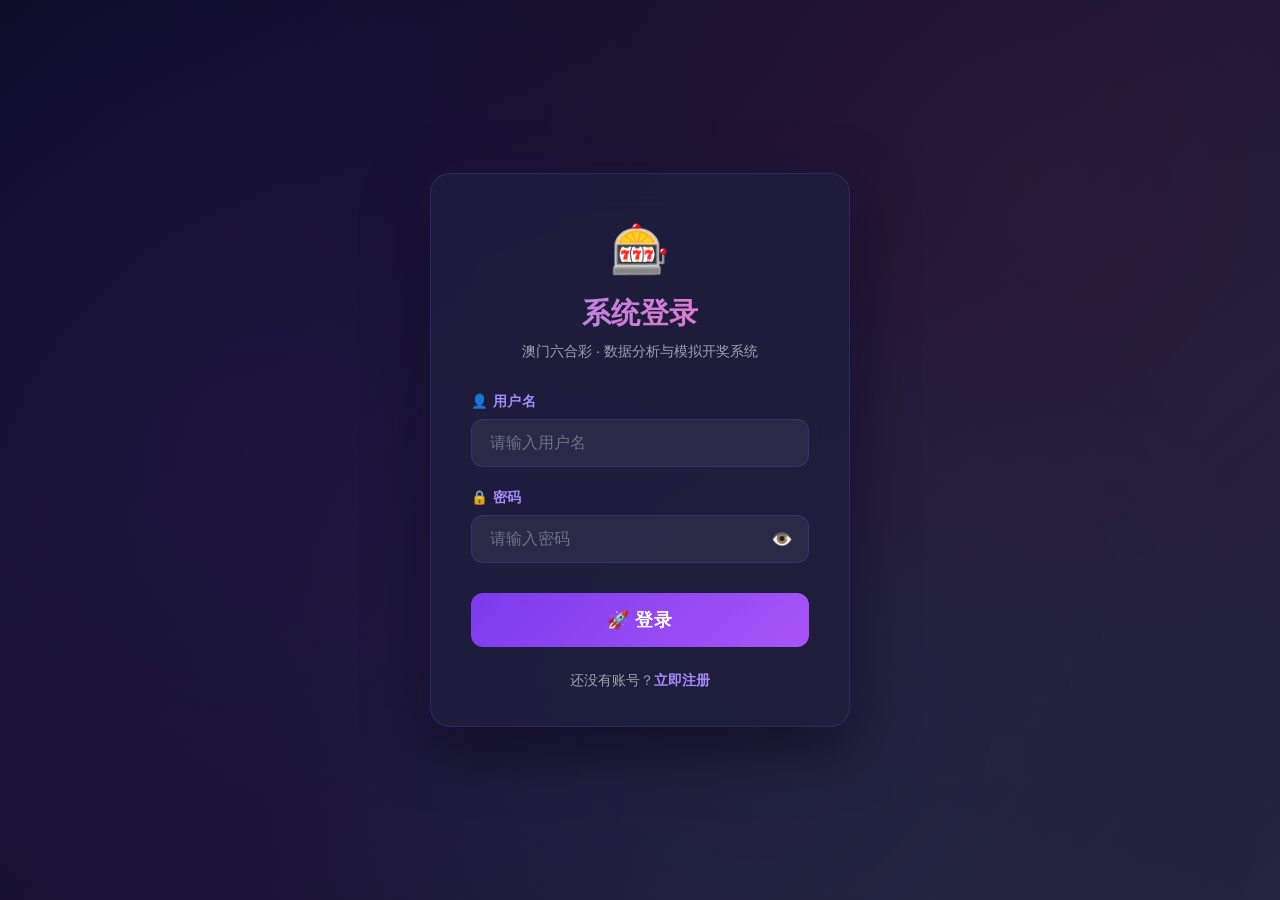
<file: templates/login.html>
<!DOCTYPE html>
<html lang="zh-CN">

<head>
    <meta charset="UTF-8">
    <meta name="viewport" content="width=device-width, initial-scale=1.0">
    <title>🔐 登录 · 澳门六合彩数据分析系统</title>
    <style>
        * {
            margin: 0;
            padding: 0;
            box-sizing: border-box;
        }

        body {
            min-height: 100vh;
            display: flex;
            align-items: center;
            justify-content: center;
            background: linear-gradient(135deg, #0f0c29 0%, #1a1333 50%, #24243e 100%);
            font-family: 'Segoe UI', 'Microsoft YaHei', sans-serif;
            color: #e5e7eb;
            overflow: hidden;
        }

        /* 动态背景粒子 */
        body::before {
            content: '';
            position: fixed;
            top: 0;
            left: 0;
            right: 0;
            bottom: 0;
            background: radial-gradient(circle at 20% 50%, rgba(120, 80, 255, 0.08) 0%, transparent 50%),
                radial-gradient(circle at 80% 20%, rgba(255, 100, 100, 0.06) 0%, transparent 50%),
                radial-gradient(circle at 60% 80%, rgba(100, 200, 255, 0.05) 0%, transparent 50%);
            animation: bgPulse 8s ease-in-out infinite alternate;
            z-index: 0;
        }

        @keyframes bgPulse {
            0% {
                opacity: 0.6;
            }

            100% {
                opacity: 1;
            }
        }

        .login-card {
            position: relative;
            z-index: 1;
            width: 420px;
            background: rgba(30, 30, 60, 0.85);
            backdrop-filter: blur(20px);
            border: 1px solid rgba(120, 80, 255, 0.2);
            border-radius: 20px;
            padding: 48px 40px 36px;
            box-shadow: 0 20px 60px rgba(0, 0, 0, 0.5), 0 0 40px rgba(120, 80, 255, 0.1);
            animation: cardFloat 0.6s ease-out;
        }

        @keyframes cardFloat {
            from {
                opacity: 0;
                transform: translateY(30px);
            }

            to {
                opacity: 1;
                transform: translateY(0);
            }
        }

        .login-card h1 {
            text-align: center;
            font-size: 1.8rem;
            font-weight: 800;
            margin-bottom: 8px;
            background: linear-gradient(135deg, #a78bfa, #f472b6);
            -webkit-background-clip: text;
            -webkit-text-fill-color: transparent;
        }

        .login-card .subtitle {
            text-align: center;
            color: #9ca3af;
            font-size: 0.9rem;
            margin-bottom: 32px;
        }

        .form-group {
            margin-bottom: 22px;
        }

        .form-group label {
            display: block;
            font-size: 0.85rem;
            color: #a78bfa;
            font-weight: 600;
            margin-bottom: 8px;
            letter-spacing: 0.5px;
        }

        .form-group input {
            width: 100%;
            padding: 14px 18px;
            background: rgba(255, 255, 255, 0.06);
            border: 1.5px solid rgba(120, 80, 255, 0.2);
            border-radius: 12px;
            color: #fff;
            font-size: 1rem;
            outline: none;
            transition: all 0.3s;
        }

        .form-group input:focus {
            border-color: #a78bfa;
            box-shadow: 0 0 20px rgba(120, 80, 255, 0.15);
            background: rgba(255, 255, 255, 0.09);
        }

        .password-wrapper {
            position: relative;
            display: flex;
            align-items: center;
            width: 100%;
        }

        .password-wrapper input {
            padding-right: 48px;
        }

        .toggle-password {
            position: absolute;
            right: 16px;
            cursor: pointer;
            color: #9ca3af;
            user-select: none;
            transition: color 0.2s;
            font-size: 1.1rem;
            display: flex;
            align-items: center;
            justify-content: center;
            z-index: 10;
        }

        .toggle-password:hover {
            color: #a78bfa;
        }

        .form-group input::placeholder {
            color: #6b7280;
        }

        .btn-primary {
            width: 100%;
            padding: 15px;
            border: none;
            border-radius: 12px;
            background: linear-gradient(135deg, #7c3aed, #a855f7);
            color: #fff;
            font-size: 1.1rem;
            font-weight: 700;
            cursor: pointer;
            transition: all 0.3s;
            letter-spacing: 1px;
            margin-top: 8px;
        }

        .btn-primary:hover {
            transform: translateY(-2px);
            box-shadow: 0 8px 30px rgba(124, 58, 237, 0.4);
        }

        .btn-primary:active {
            transform: translateY(0);
        }

        .switch-link {
            text-align: center;
            margin-top: 24px;
            color: #9ca3af;
            font-size: 0.9rem;
        }

        .switch-link a {
            color: #a78bfa;
            text-decoration: none;
            font-weight: 600;
            transition: color 0.2s;
        }

        .switch-link a:hover {
            color: #c4b5fd;
        }

        .error-msg {
            background: rgba(239, 68, 68, 0.15);
            border: 1px solid rgba(239, 68, 68, 0.3);
            border-radius: 10px;
            padding: 12px 16px;
            margin-bottom: 20px;
            color: #fca5a5;
            font-size: 0.9rem;
            text-align: center;
            animation: shake 0.3s ease-in-out;
            display: none;
        }

        @keyframes shake {

            0%,
            100% {
                transform: translateX(0);
            }

            25% {
                transform: translateX(-5px);
            }

            75% {
                transform: translateX(5px);
            }
        }

        .logo-icon {
            text-align: center;
            font-size: 3rem;
            margin-bottom: 16px;
        }
    </style>

    <!-- CSRF Token Global Setup -->
    <meta name="csrf-token" content="{{ csrf_token() }}">
    <script>
        const originalFetch = window.fetch;
        window.fetch = async function(resource, config) {
            config = config || {};
            const method = (config.method || 'GET').toUpperCase();
            if (['POST', 'PUT', 'DELETE', 'PATCH'].includes(method)) {
                config.headers = {
                    ...config.headers,
                    'X-CSRFToken': document.querySelector('meta[name="csrf-token"]')?.content
                };
            }
            return originalFetch(resource, config);
        };
    </script>
</head>

<body>
    <div class="login-card">
        <div class="logo-icon">🎰</div>
        <h1>系统登录</h1>
        <p class="subtitle">澳门六合彩 · 数据分析与模拟开奖系统</p>

        <div class="error-msg" id="error-msg"></div>

        <form id="loginForm" onsubmit="return handleLogin(event)">
            <div class="form-group">
                <label>👤 用户名</label>
                <input type="text" id="username" placeholder="请输入用户名" required autocomplete="username">
            </div>
            <div class="form-group">
                <label>🔒 密码</label>
                <div class="password-wrapper">
                    <input type="password" id="password" placeholder="请输入密码" required autocomplete="current-password">
                    <span class="toggle-password">👁️</span>
                </div>
            </div>
            <button type="submit" class="btn-primary" id="submitBtn">🚀 登录</button>
        </form>

        <div class="switch-link">
            还没有账号？<a href="/register">立即注册</a>
        </div>
    </div>

    <script>
        function showError(msg) {
            const el = document.getElementById('error-msg');
            el.textContent = msg;
            el.style.display = 'block';
            el.style.animation = 'none';
            setTimeout(() => el.style.animation = 'shake 0.3s ease-in-out', 10);
        }

        async function handleLogin(e) {
            e.preventDefault();
            const btn = document.getElementById('submitBtn');
            btn.disabled = true;
            btn.textContent = '⏳ 验证中...';

            const username = document.getElementById('username').value.trim();
            const password = document.getElementById('password').value;

            try {
                const res = await fetch('/api/auth/login', {
                    method: 'POST',
                    headers: { 'Content-Type': 'application/json' },
                    body: JSON.stringify({ username, password })
                });
                const data = await res.json();
                if (data.success) {
                    window.location.href = '/';
                } else {
                    showError(data.error || '登录失败');
                }
            } catch (err) {
                showError('网络错误，请稍后重试');
            } finally {
                btn.disabled = false;
                btn.textContent = '🚀 登录';
            }
        }

        // 初始化密码显示/隐藏切换
        document.querySelectorAll('.toggle-password').forEach(btn => {
            btn.addEventListener('click', function() {
                const input = this.previousElementSibling;
                if (input.type === 'password') {
                    input.type = 'text';
                    this.textContent = '🙈';
                } else {
                    input.type = 'password';
                    this.textContent = '👁️';
                }
            });
        });
    </script>
</body>

</html>
</file>
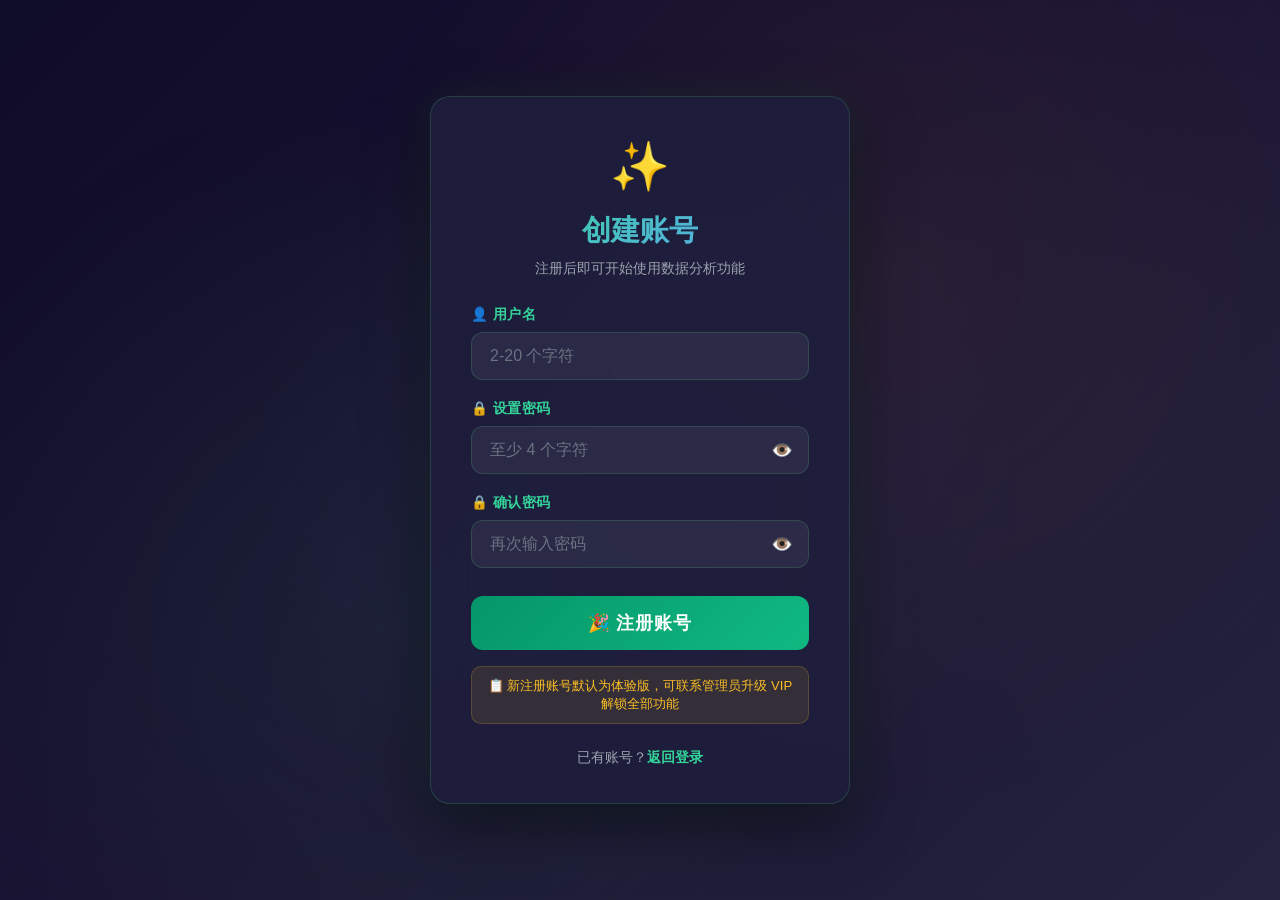
<file: templates/register.html>
<!DOCTYPE html>
<html lang="zh-CN">

<head>
    <meta charset="UTF-8">
    <meta name="viewport" content="width=device-width, initial-scale=1.0">
    <title>✨ 注册 · 澳门六合彩数据分析系统</title>
    <style>
        * {
            margin: 0;
            padding: 0;
            box-sizing: border-box;
        }

        body {
            min-height: 100vh;
            display: flex;
            align-items: center;
            justify-content: center;
            background: linear-gradient(135deg, #0f0c29 0%, #1a1333 50%, #24243e 100%);
            font-family: 'Segoe UI', 'Microsoft YaHei', sans-serif;
            color: #e5e7eb;
            overflow: hidden;
        }

        body::before {
            content: '';
            position: fixed;
            top: 0;
            left: 0;
            right: 0;
            bottom: 0;
            background: radial-gradient(circle at 30% 70%, rgba(80, 200, 120, 0.08) 0%, transparent 50%),
                radial-gradient(circle at 70% 30%, rgba(255, 180, 50, 0.06) 0%, transparent 50%),
                radial-gradient(circle at 50% 50%, rgba(100, 150, 255, 0.05) 0%, transparent 50%);
            animation: bgPulse 8s ease-in-out infinite alternate;
            z-index: 0;
        }

        @keyframes bgPulse {
            0% {
                opacity: 0.6;
            }

            100% {
                opacity: 1;
            }
        }

        .register-card {
            position: relative;
            z-index: 1;
            width: 420px;
            background: rgba(30, 30, 60, 0.85);
            backdrop-filter: blur(20px);
            border: 1px solid rgba(80, 200, 120, 0.2);
            border-radius: 20px;
            padding: 42px 40px 36px;
            box-shadow: 0 20px 60px rgba(0, 0, 0, 0.5), 0 0 40px rgba(80, 200, 120, 0.1);
            animation: cardFloat 0.6s ease-out;
        }

        @keyframes cardFloat {
            from {
                opacity: 0;
                transform: translateY(30px);
            }

            to {
                opacity: 1;
                transform: translateY(0);
            }
        }

        .register-card h1 {
            text-align: center;
            font-size: 1.8rem;
            font-weight: 800;
            margin-bottom: 8px;
            background: linear-gradient(135deg, #34d399, #60a5fa);
            -webkit-background-clip: text;
            -webkit-text-fill-color: transparent;
        }

        .register-card .subtitle {
            text-align: center;
            color: #9ca3af;
            font-size: 0.9rem;
            margin-bottom: 28px;
        }

        .form-group {
            margin-bottom: 20px;
        }

        .form-group label {
            display: block;
            font-size: 0.85rem;
            color: #34d399;
            font-weight: 600;
            margin-bottom: 8px;
            letter-spacing: 0.5px;
        }

        .form-group input {
            width: 100%;
            padding: 14px 18px;
            background: rgba(255, 255, 255, 0.06);
            border: 1.5px solid rgba(80, 200, 120, 0.2);
            border-radius: 12px;
            color: #fff;
            font-size: 1rem;
            outline: none;
            transition: all 0.3s;
        }

        .form-group input:focus {
            border-color: #34d399;
            box-shadow: 0 0 20px rgba(80, 200, 120, 0.15);
            background: rgba(255, 255, 255, 0.09);
        }

        .password-wrapper {
            position: relative;
            display: flex;
            align-items: center;
            width: 100%;
        }

        .password-wrapper input {
            padding-right: 48px;
        }

        .toggle-password {
            position: absolute;
            right: 16px;
            cursor: pointer;
            color: #9ca3af;
            user-select: none;
            transition: color 0.2s;
            font-size: 1.1rem;
            display: flex;
            align-items: center;
            justify-content: center;
            z-index: 10;
        }

        .toggle-password:hover {
            color: #34d399;
        }

        .form-group input::placeholder {
            color: #6b7280;
        }

        .btn-primary {
            width: 100%;
            padding: 15px;
            border: none;
            border-radius: 12px;
            background: linear-gradient(135deg, #059669, #10b981);
            color: #fff;
            font-size: 1.1rem;
            font-weight: 700;
            cursor: pointer;
            transition: all 0.3s;
            letter-spacing: 1px;
            margin-top: 8px;
        }

        .btn-primary:hover {
            transform: translateY(-2px);
            box-shadow: 0 8px 30px rgba(5, 150, 105, 0.4);
        }

        .btn-primary:active {
            transform: translateY(0);
        }

        .switch-link {
            text-align: center;
            margin-top: 24px;
            color: #9ca3af;
            font-size: 0.9rem;
        }

        .switch-link a {
            color: #34d399;
            text-decoration: none;
            font-weight: 600;
            transition: color 0.2s;
        }

        .switch-link a:hover {
            color: #6ee7b7;
        }

        .error-msg {
            background: rgba(239, 68, 68, 0.15);
            border: 1px solid rgba(239, 68, 68, 0.3);
            border-radius: 10px;
            padding: 12px 16px;
            margin-bottom: 20px;
            color: #fca5a5;
            font-size: 0.9rem;
            text-align: center;
            animation: shake 0.3s ease-in-out;
            display: none;
        }

        .success-msg {
            background: rgba(34, 197, 94, 0.15);
            border: 1px solid rgba(34, 197, 94, 0.3);
            border-radius: 10px;
            padding: 12px 16px;
            margin-bottom: 20px;
            color: #86efac;
            font-size: 0.9rem;
            text-align: center;
            display: none;
        }

        @keyframes shake {

            0%,
            100% {
                transform: translateX(0);
            }

            25% {
                transform: translateX(-5px);
            }

            75% {
                transform: translateX(5px);
            }
        }

        .logo-icon {
            text-align: center;
            font-size: 3rem;
            margin-bottom: 16px;
        }

        .trial-badge {
            text-align: center;
            margin-top: 16px;
            padding: 10px;
            background: rgba(251, 191, 36, 0.1);
            border: 1px solid rgba(251, 191, 36, 0.2);
            border-radius: 10px;
            color: #fbbf24;
            font-size: 0.82rem;
        }
    </style>

    <!-- CSRF Token Global Setup -->
    <meta name="csrf-token" content="{{ csrf_token() }}">
    <script>
        const originalFetch = window.fetch;
        window.fetch = async function(resource, config) {
            config = config || {};
            const method = (config.method || 'GET').toUpperCase();
            if (['POST', 'PUT', 'DELETE', 'PATCH'].includes(method)) {
                config.headers = {
                    ...config.headers,
                    'X-CSRFToken': document.querySelector('meta[name="csrf-token"]')?.content
                };
            }
            return originalFetch(resource, config);
        };
    </script>
</head>

<body>
    <div class="register-card">
        <div class="logo-icon">✨</div>
        <h1>创建账号</h1>
        <p class="subtitle">注册后即可开始使用数据分析功能</p>

        <div class="error-msg" id="error-msg"></div>
        <div class="success-msg" id="success-msg"></div>

        <form id="registerForm" onsubmit="return handleRegister(event)">
            <div class="form-group">
                <label>👤 用户名</label>
                <input type="text" id="username" placeholder="2-20 个字符" required autocomplete="username">
            </div>
            <div class="form-group">
                <label>🔒 设置密码</label>
                <div class="password-wrapper">
                    <input type="password" id="password" placeholder="至少 4 个字符" required autocomplete="new-password">
                    <span class="toggle-password">👁️</span>
                </div>
            </div>
            <div class="form-group">
                <label>🔒 确认密码</label>
                <div class="password-wrapper">
                    <input type="password" id="password2" placeholder="再次输入密码" required autocomplete="new-password">
                    <span class="toggle-password">👁️</span>
                </div>
            </div>
            <button type="submit" class="btn-primary" id="submitBtn">🎉 注册账号</button>
        </form>

        <div class="trial-badge">
            📋 新注册账号默认为体验版，可联系管理员升级 VIP 解锁全部功能
        </div>

        <div class="switch-link">
            已有账号？<a href="/login">返回登录</a>
        </div>
    </div>

    <script>
        function showError(msg) {
            const el = document.getElementById('error-msg');
            document.getElementById('success-msg').style.display = 'none';
            el.textContent = msg;
            el.style.display = 'block';
            el.style.animation = 'none';
            setTimeout(() => el.style.animation = 'shake 0.3s ease-in-out', 10);
        }

        function showSuccess(msg) {
            document.getElementById('error-msg').style.display = 'none';
            const el = document.getElementById('success-msg');
            el.textContent = msg;
            el.style.display = 'block';
        }

        async function handleRegister(e) {
            e.preventDefault();
            const btn = document.getElementById('submitBtn');
            btn.disabled = true;
            btn.textContent = '⏳ 注册中...';

            const username = document.getElementById('username').value.trim();
            const password = document.getElementById('password').value;
            const password2 = document.getElementById('password2').value;
            const params = new URLSearchParams(window.location.search);
            const refCode = params.get('ref') || '';

            if (password !== password2) {
                showError('两次输入的密码不一致');
                btn.disabled = false;
                btn.textContent = '🎉 注册账号';
                return false;
            }

            try {
                const res = await fetch('/api/auth/register', {
                    method: 'POST',
                    headers: { 'Content-Type': 'application/json' },
                    body: JSON.stringify({ username, password, ref_code: refCode })
                });
                const data = await res.json();
                if (data.success) {
                    showSuccess('🎉 注册成功！正在跳转登录页...');
                    setTimeout(() => window.location.href = '/login', 1500);
                } else {
                    showError(data.error || '注册失败');
                }
            } catch (err) {
                showError('网络错误，请稍后重试');
            } finally {
                btn.disabled = false;
                btn.textContent = '🎉 注册账号';
            }
        }

        // 初始化密码显示/隐藏切换
        document.querySelectorAll('.toggle-password').forEach(btn => {
            btn.addEventListener('click', function() {
                const input = this.previousElementSibling;
                if (input.type === 'password') {
                    input.type = 'text';
                    this.textContent = '🙈';
                } else {
                    input.type = 'password';
                    this.textContent = '👁️';
                }
            });
        });
    </script>
</body>

</html>
</file>
